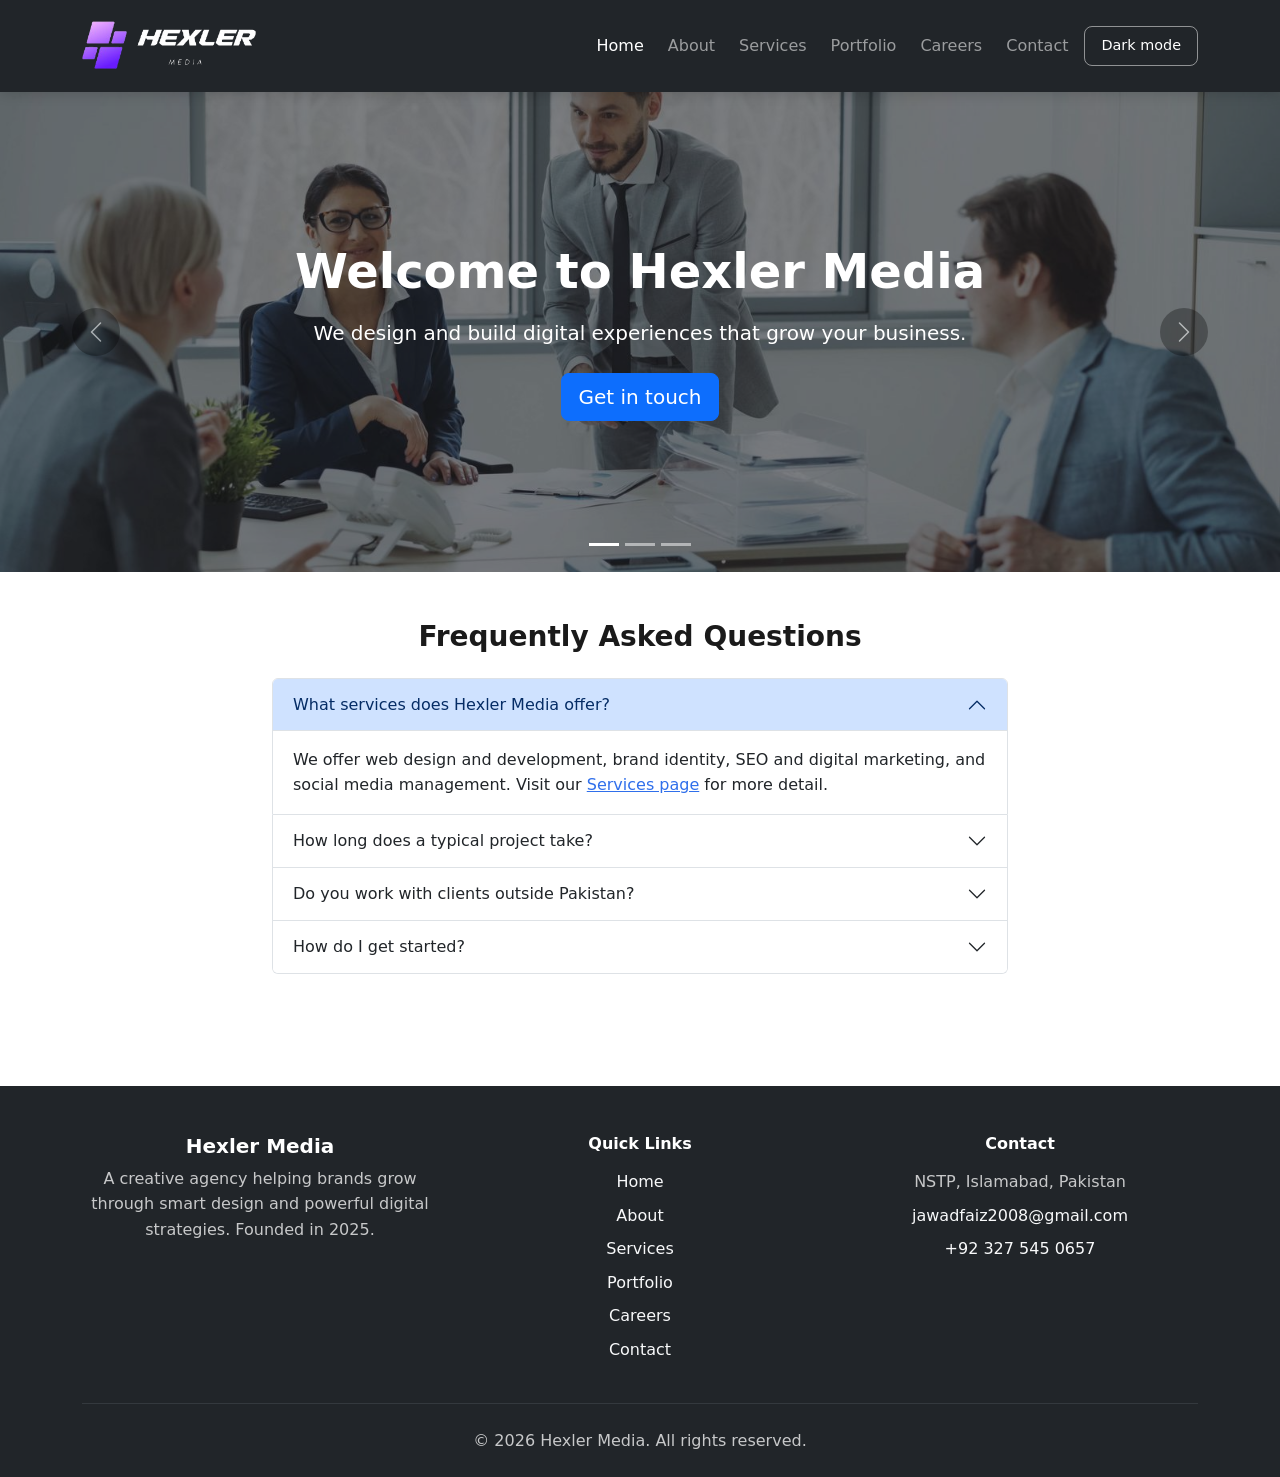
<file: index.html>
<!doctype html>
<html lang="en">
  <head>
    <meta charset="UTF-8" />
    <meta name="viewport" content="width=device-width, initial-scale=1.0" />
    <meta
      name="description"
      content="Hexler Media is a creative agency in Islamabad offering web design, brand identity, SEO, and social media management."
    />
    <link
      rel="icon"
      href="data:image/svg+xml,<svg xmlns=%22http://www.w3.org/2000/svg%22 viewBox=%220 0 100 100%22><text y=%22.9em%22 font-size=%2290%22>🤖</text></svg>"
    />
    <link rel="preconnect" href="https://cdn.jsdelivr.net" />
    <title>Home | Hexler Media</title>
    <link
      href="https://cdn.jsdelivr.net/npm/bootstrap@5.3.3/dist/css/bootstrap.min.css"
      rel="stylesheet"
    />
    <link rel="stylesheet" href="css/style.css" />
  </head>
  <body>
    <header>
      <nav class="navbar navbar-expand-lg navbar-dark sticky-top bg-dark py-3">
        <div class="container">
          <a class="navbar-brand" href="index.html">
            <img src="assets/logo.png" alt="Hexler Media" height="48" />
          </a>
          <button
            class="navbar-toggler"
            type="button"
            data-bs-toggle="collapse"
            data-bs-target="#mainNav"
            aria-controls="mainNav"
            aria-expanded="false"
            aria-label="Toggle navigation"
          >
            <span class="navbar-toggler-icon"></span>
          </button>
          <div class="collapse navbar-collapse" id="mainNav">
            <ul
              class="navbar-nav ms-auto mb-2 mb-lg-0 align-items-lg-center gap-lg-2"
            >
              <li class="nav-item">
                <a class="nav-link active" href="index.html">Home</a>
              </li>
              <li class="nav-item">
                <a class="nav-link" href="about.html">About</a>
              </li>
              <li class="nav-item">
                <a class="nav-link" href="services.html">Services</a>
              </li>
              <li class="nav-item">
                <a class="nav-link" href="portfolio.html">Portfolio</a>
              </li>
              <li class="nav-item">
                <a class="nav-link" href="careers.html">Careers</a>
              </li>
              <li class="nav-item">
                <a class="nav-link" href="contact.html">Contact</a>
              </li>
              <li class="nav-item">
                <button
                  id="theme-toggle"
                  class="btn btn-outline-light btn-sm"
                  aria-label="Toggle dark mode"
                >
                  Dark mode
                </button>
              </li>
            </ul>
          </div>
        </div>
      </nav>
    </header>

    <main>
      <div
        id="heroCarousel"
        class="carousel slide"
        data-bs-ride="carousel"
        data-bs-interval="5000"
      >
        <div class="carousel-indicators">
          <button
            type="button"
            data-bs-target="#heroCarousel"
            data-bs-slide-to="0"
            class="active"
            aria-current="true"
            aria-label="Slide 1"
          ></button>
          <button
            type="button"
            data-bs-target="#heroCarousel"
            data-bs-slide-to="1"
            aria-label="Slide 2"
          ></button>
          <button
            type="button"
            data-bs-target="#heroCarousel"
            data-bs-slide-to="2"
            aria-label="Slide 3"
          ></button>
        </div>

        <div class="carousel-inner">
          <div class="carousel-item active">
            <div
              class="d-flex align-items-center justify-content-center text-center position-relative"
              style="
                min-height: 480px;
                background-image: url(&quot;assets/hero-welcome.jpg&quot;);
                background-size: cover;
                background-position: center;
              "
            >
              <div
                class="position-absolute top-0 start-0 w-100 h-100 bg-dark opacity-50"
              ></div>
              <div class="container py-5 position-relative">
                <h2 class="display-5 fw-bold mb-3 text-white">
                  Welcome to Hexler Media
                </h2>
                <p class="lead mb-4 text-white">
                  We design and build digital experiences that grow your
                  business.
                </p>
                <a href="contact.html" class="btn btn-primary btn-lg"
                  >Get in touch</a
                >
              </div>
            </div>
          </div>

          <div class="carousel-item">
            <div
              class="d-flex align-items-center justify-content-center text-center position-relative"
              style="
                min-height: 480px;
                background-image: url(&quot;assets/hero-services.jpg&quot;);
                background-size: cover;
                background-position: center;
              "
            >
              <div
                class="position-absolute top-0 start-0 w-100 h-100 bg-dark opacity-50"
              ></div>
              <div class="container py-5 position-relative">
                <h2 class="display-5 fw-bold mb-3 text-white">
                  Strategy Meets Creativity
                </h2>
                <p class="lead mb-4 text-white">
                  From brand identity to full campaigns, we turn ideas into
                  measurable growth.
                </p>
                <a href="services.html" class="btn btn-light btn-lg"
                  >Explore Our Services</a
                >
              </div>
            </div>
          </div>

          <div class="carousel-item">
            <div
              class="d-flex align-items-center justify-content-center text-center position-relative"
              style="
                min-height: 480px;
                background-image: url(&quot;assets/hero-portfolio.jpg&quot;);
                background-size: cover;
                background-position: center;
              "
            >
              <div
                class="position-absolute top-0 start-0 w-100 h-100 bg-dark opacity-50"
              ></div>
              <div class="container py-5 position-relative">
                <h2 class="display-5 fw-bold mb-3 text-white">
                  See Our Work in Action
                </h2>
                <p class="lead mb-4 text-white">
                  Real projects, real results — take a look at what we've built
                  for our clients.
                </p>
                <a href="portfolio.html" class="btn btn-outline-light btn-lg"
                  >View Portfolio</a
                >
              </div>
            </div>
          </div>
        </div>

        <button
          class="carousel-control-prev"
          type="button"
          data-bs-target="#heroCarousel"
          data-bs-slide="prev"
        >
          <span class="carousel-control-prev-icon" aria-hidden="true"></span>
          <span class="visually-hidden">Previous</span>
        </button>
        <button
          class="carousel-control-next"
          type="button"
          data-bs-target="#heroCarousel"
          data-bs-slide="next"
        >
          <span class="carousel-control-next-icon" aria-hidden="true"></span>
          <span class="visually-hidden">Next</span>
        </button>
      </div>

      <section class="py-5">
        <div class="container">
          <h2 class="h3 fw-bold text-center mb-4">
            Frequently Asked Questions
          </h2>
          <div class="row justify-content-center">
            <div class="col-lg-8">
              <div class="accordion" id="faqAccordion">
                <div class="accordion-item">
                  <h3 class="accordion-header">
                    <button
                      class="accordion-button"
                      type="button"
                      data-bs-toggle="collapse"
                      data-bs-target="#faqOne"
                      aria-expanded="true"
                      aria-controls="faqOne"
                    >
                      What services does Hexler Media offer?
                    </button>
                  </h3>
                  <div
                    id="faqOne"
                    class="accordion-collapse collapse show"
                    data-bs-parent="#faqAccordion"
                  >
                    <div class="accordion-body">
                      We offer web design and development, brand identity, SEO
                      and digital marketing, and social media management. Visit
                      our
                      <a href="services.html">Services page</a> for more detail.
                    </div>
                  </div>
                </div>

                <div class="accordion-item">
                  <h3 class="accordion-header">
                    <button
                      class="accordion-button collapsed"
                      type="button"
                      data-bs-toggle="collapse"
                      data-bs-target="#faqTwo"
                      aria-expanded="false"
                      aria-controls="faqTwo"
                    >
                      How long does a typical project take?
                    </button>
                  </h3>
                  <div
                    id="faqTwo"
                    class="accordion-collapse collapse"
                    data-bs-parent="#faqAccordion"
                  >
                    <div class="accordion-body">
                      Timelines vary by scope, but most website projects take
                      3-6 weeks and branding projects take 2-4 weeks. We'll give
                      you a clear timeline after our first call.
                    </div>
                  </div>
                </div>

                <div class="accordion-item">
                  <h3 class="accordion-header">
                    <button
                      class="accordion-button collapsed"
                      type="button"
                      data-bs-toggle="collapse"
                      data-bs-target="#faqThree"
                      aria-expanded="false"
                      aria-controls="faqThree"
                    >
                      Do you work with clients outside Pakistan?
                    </button>
                  </h3>
                  <div
                    id="faqThree"
                    class="accordion-collapse collapse"
                    data-bs-parent="#faqAccordion"
                  >
                    <div class="accordion-body">
                      Yes — we work with clients globally and coordinate across
                      time zones through scheduled calls and async updates.
                    </div>
                  </div>
                </div>

                <div class="accordion-item">
                  <h3 class="accordion-header">
                    <button
                      class="accordion-button collapsed"
                      type="button"
                      data-bs-toggle="collapse"
                      data-bs-target="#faqFour"
                      aria-expanded="false"
                      aria-controls="faqFour"
                    >
                      How do I get started?
                    </button>
                  </h3>
                  <div
                    id="faqFour"
                    class="accordion-collapse collapse"
                    data-bs-parent="#faqAccordion"
                  >
                    <div class="accordion-body">
                      Reach out through our
                      <a href="contact.html">Contact page</a> with a bit of
                      detail about your project, and we'll schedule an intro
                      call within 1-2 business days.
                    </div>
                  </div>
                </div>
              </div>
            </div>
          </div>
        </div>
      </section>
    </main>

    <footer class="bg-dark text-light pt-5 pb-4 mt-auto">
      <div class="container">
        <div class="row g-4">
          <div class="col-md-4">
            <h3 class="h5 fw-bold text-white mb-2">Hexler Media</h3>
            <p class="text-secondary mb-0">
              A creative agency helping brands grow through smart design and
              powerful digital strategies. Founded in 2025.
            </p>
          </div>

          <div class="col-md-4">
            <h3 class="h6 fw-bold text-white mb-3">Quick Links</h3>
            <ul class="list-unstyled">
              <li class="mb-2">
                <a href="index.html" class="link-light link-underline-opacity-0"
                  >Home</a
                >
              </li>
              <li class="mb-2">
                <a href="about.html" class="link-light link-underline-opacity-0"
                  >About</a
                >
              </li>
              <li class="mb-2">
                <a
                  href="services.html"
                  class="link-light link-underline-opacity-0"
                  >Services</a
                >
              </li>
              <li class="mb-2">
                <a
                  href="portfolio.html"
                  class="link-light link-underline-opacity-0"
                  >Portfolio</a
                >
              </li>
              <li class="mb-2">
                <a
                  href="careers.html"
                  class="link-light link-underline-opacity-0"
                  >Careers</a
                >
              </li>
              <li class="mb-2">
                <a
                  href="contact.html"
                  class="link-light link-underline-opacity-0"
                  >Contact</a
                >
              </li>
            </ul>
          </div>

          <div class="col-md-4">
            <h3 class="h6 fw-bold text-white mb-3">Contact</h3>
            <ul class="list-unstyled text-secondary">
              <li class="mb-2">NSTP, Islamabad, Pakistan</li>
              <li class="mb-2">
                <a
                  href="mailto:jawadfaiz2008@gmail.com"
                  class="link-light link-underline-opacity-0"
                  >jawadfaiz2008@gmail.com</a
                >
              </li>
              <li class="mb-2">
                <a
                  href="tel:+923275450657"
                  class="link-light link-underline-opacity-0"
                  >+92 327 545 0657</a
                >
              </li>
            </ul>
          </div>
        </div>

        <hr class="border-secondary my-4" />

        <p class="text-center text-secondary mb-0">
          &copy; 2026 Hexler Media. All rights reserved.
        </p>
      </div>
    </footer>
    <script src="https://cdn.jsdelivr.net/npm/bootstrap@5.3.3/dist/js/bootstrap.bundle.min.js"></script>
    <script src="js/dark-mode.js"></script>
  </body>
</html>
</file>
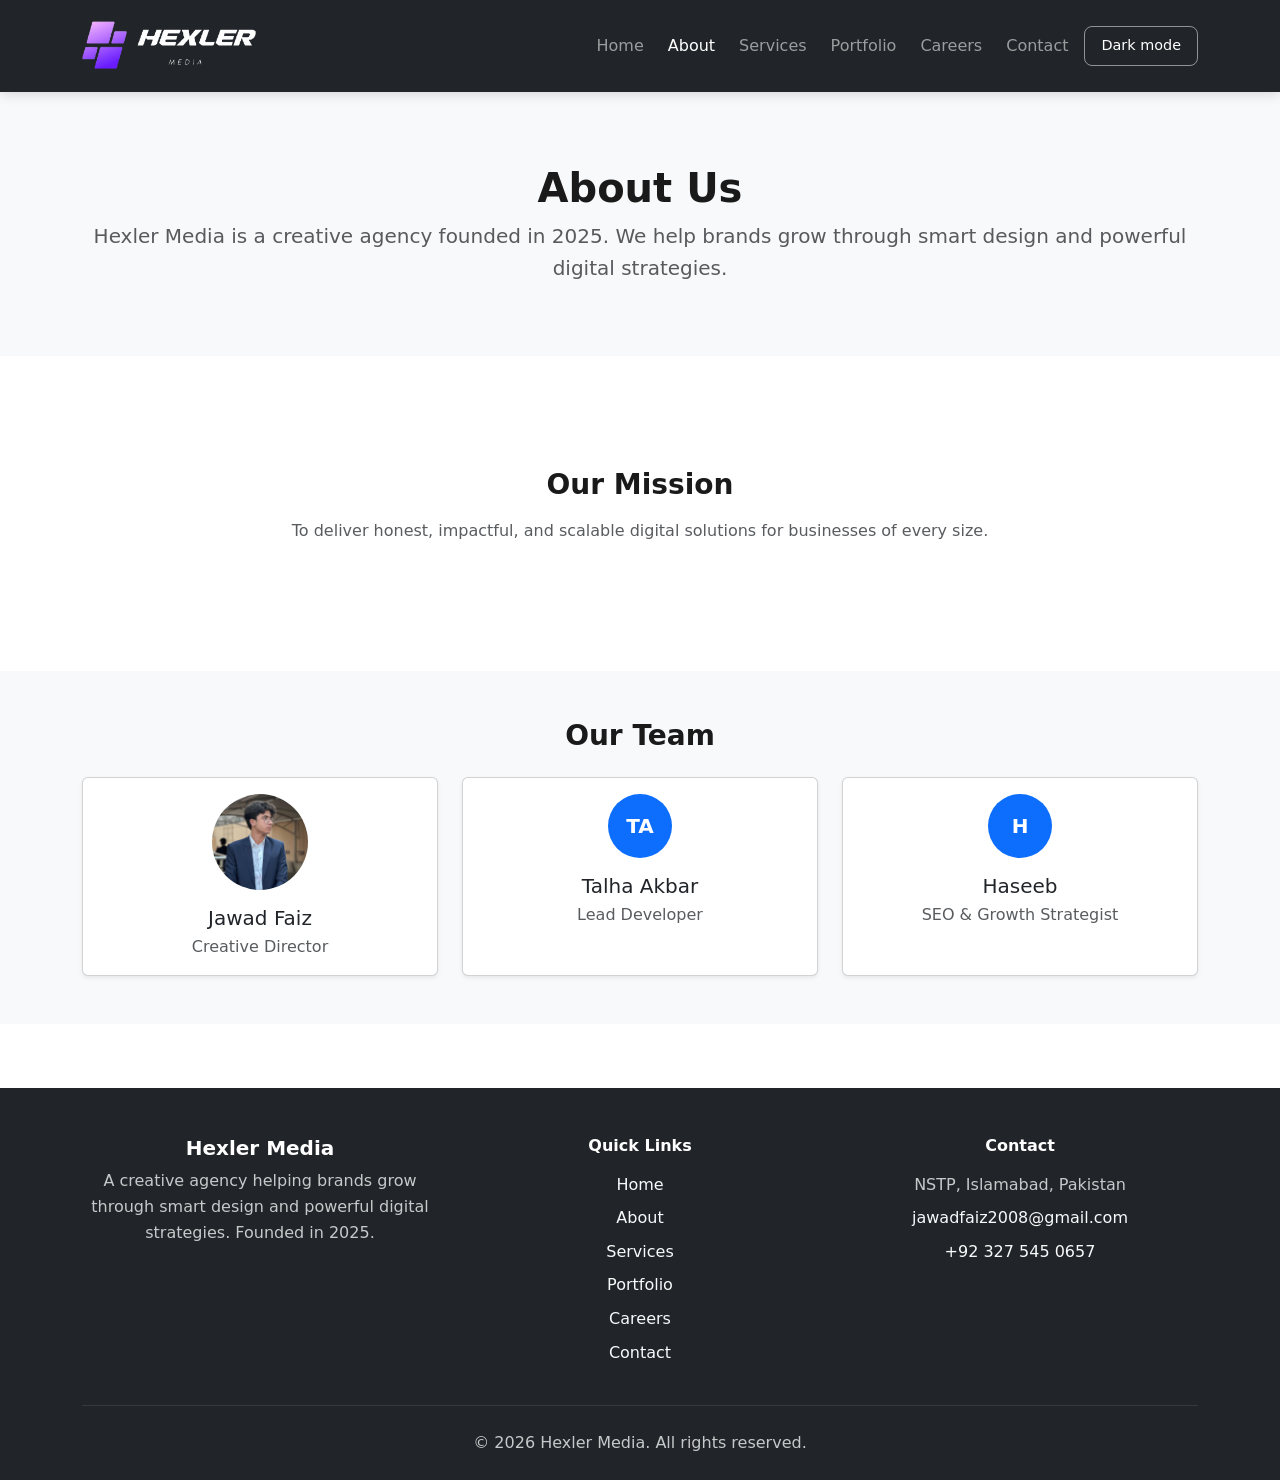
<file: about.html>
<!doctype html>
<html lang="en">
  <head>
    <meta charset="UTF-8" />
    <meta name="viewport" content="width=device-width, initial-scale=1.0" />
    <meta
      name="description"
      content="Learn about Hexler Media — a creative agency founded in 2025, our mission, and the team behind our work."
    />
    <link
      rel="icon"
      href="data:image/svg+xml,<svg xmlns=%22http://www.w3.org/2000/svg%22 viewBox=%220 0 100 100%22><text y=%22.9em%22 font-size=%2290%22>🤖</text></svg>"
    />
    <link rel="preconnect" href="https://cdn.jsdelivr.net" />
    <title>About | Hexler Media</title>
    <link
      href="https://cdn.jsdelivr.net/npm/bootstrap@5.3.3/dist/css/bootstrap.min.css"
      rel="stylesheet"
    />
    <link rel="stylesheet" href="css/style.css" />
  </head>
  <body>
    <header>
      <nav class="navbar navbar-expand-lg navbar-dark sticky-top bg-dark py-3">
        <div class="container">
          <a class="navbar-brand" href="index.html">
            <img src="assets/logo.png" alt="Hexler Media" height="48" />
          </a>
          <button
            class="navbar-toggler"
            type="button"
            data-bs-toggle="collapse"
            data-bs-target="#mainNav"
            aria-controls="mainNav"
            aria-expanded="false"
            aria-label="Toggle navigation"
          >
            <span class="navbar-toggler-icon"></span>
          </button>
          <div class="collapse navbar-collapse" id="mainNav">
            <ul
              class="navbar-nav ms-auto mb-2 mb-lg-0 align-items-lg-center gap-lg-2"
            >
              <li class="nav-item">
                <a class="nav-link" href="index.html">Home</a>
              </li>
              <li class="nav-item">
                <a class="nav-link active" href="about.html">About</a>
              </li>
              <li class="nav-item">
                <a class="nav-link" href="services.html">Services</a>
              </li>
              <li class="nav-item">
                <a class="nav-link" href="portfolio.html">Portfolio</a>
              </li>
              <li class="nav-item">
                <a class="nav-link" href="careers.html">Careers</a>
              </li>
              <li class="nav-item">
                <a class="nav-link" href="contact.html">Contact</a>
              </li>
              <li class="nav-item">
                <button
                  id="theme-toggle"
                  class="btn btn-outline-light btn-sm"
                  aria-label="Toggle dark mode"
                >
                  Dark mode
                </button>
              </li>
            </ul>
          </div>
        </div>
      </nav>
    </header>

    <main>
      <section class="py-5 bg-body-tertiary">
        <div class="container text-center py-4">
          <h2 class="display-6 fw-bold mb-2">About Us</h2>
          <p class="lead text-muted mb-0">
            Hexler Media is a creative agency founded in 2025. We help brands
            grow through smart design and powerful digital strategies.
          </p>
        </div>
      </section>

      <section class="py-5">
        <div class="container">
          <div class="row justify-content-center">
            <div class="col-lg-8 text-center">
              <h2 class="h3 fw-bold mb-3">Our Mission</h2>
              <p class="text-muted">
                To deliver honest, impactful, and scalable digital solutions for
                businesses of every size.
              </p>
            </div>
          </div>
        </div>
      </section>

      <section class="py-5 bg-body-tertiary">
        <div class="container">
          <h2 class="h3 fw-bold text-center mb-4">Our Team</h2>
          <div class="row row-cols-1 row-cols-md-3 g-4">
            <div class="col">
              <div class="card h-100 shadow-sm text-center">
                <div class="card-body">
                  <img
                    src="assets/team-jawad.jpg"
                    alt="Jawad Faiz"
                    class="rounded-circle mx-auto mb-3 d-block"
                    style="width: 96px; height: 96px; object-fit: cover"
                  />
                  <h3 class="card-title h5 mb-1">Jawad Faiz</h3>
                  <p class="card-text text-muted">Creative Director</p>
                </div>
              </div>
            </div>

            <div class="col">
              <div class="card h-100 shadow-sm text-center">
                <div class="card-body">
                  <div
                    class="rounded-circle bg-primary text-white d-flex align-items-center justify-content-center mx-auto mb-3"
                    style="
                      width: 64px;
                      height: 64px;
                      font-size: 1.25rem;
                      font-weight: 600;
                    "
                  >
                    TA
                  </div>
                  <h3 class="card-title h5 mb-1">Talha Akbar</h3>
                  <p class="card-text text-muted">Lead Developer</p>
                </div>
              </div>
            </div>

            <div class="col">
              <div class="card h-100 shadow-sm text-center">
                <div class="card-body">
                  <div
                    class="rounded-circle bg-primary text-white d-flex align-items-center justify-content-center mx-auto mb-3"
                    style="
                      width: 64px;
                      height: 64px;
                      font-size: 1.25rem;
                      font-weight: 600;
                    "
                  >
                    H
                  </div>
                  <h3 class="card-title h5 mb-1">Haseeb</h3>
                  <p class="card-text text-muted">SEO & Growth Strategist</p>
                </div>
              </div>
            </div>
          </div>
        </div>
      </section>
    </main>

    <footer class="bg-dark text-light pt-5 pb-4 mt-auto">
      <div class="container">
        <div class="row g-4">
          <div class="col-md-4">
            <h3 class="h5 fw-bold text-white mb-2">Hexler Media</h3>
            <p class="text-secondary mb-0">
              A creative agency helping brands grow through smart design and
              powerful digital strategies. Founded in 2025.
            </p>
          </div>

          <div class="col-md-4">
            <h3 class="h6 fw-bold text-white mb-3">Quick Links</h3>
            <ul class="list-unstyled">
              <li class="mb-2">
                <a href="index.html" class="link-light link-underline-opacity-0"
                  >Home</a
                >
              </li>
              <li class="mb-2">
                <a href="about.html" class="link-light link-underline-opacity-0"
                  >About</a
                >
              </li>
              <li class="mb-2">
                <a
                  href="services.html"
                  class="link-light link-underline-opacity-0"
                  >Services</a
                >
              </li>
              <li class="mb-2">
                <a
                  href="portfolio.html"
                  class="link-light link-underline-opacity-0"
                  >Portfolio</a
                >
              </li>
              <li class="mb-2">
                <a
                  href="careers.html"
                  class="link-light link-underline-opacity-0"
                  >Careers</a
                >
              </li>
              <li class="mb-2">
                <a
                  href="contact.html"
                  class="link-light link-underline-opacity-0"
                  >Contact</a
                >
              </li>
            </ul>
          </div>

          <div class="col-md-4">
            <h3 class="h6 fw-bold text-white mb-3">Contact</h3>
            <ul class="list-unstyled text-secondary">
              <li class="mb-2">NSTP, Islamabad, Pakistan</li>
              <li class="mb-2">
                <a
                  href="mailto:jawadfaiz2008@gmail.com"
                  class="link-light link-underline-opacity-0"
                  >jawadfaiz2008@gmail.com</a
                >
              </li>
              <li class="mb-2">
                <a
                  href="tel:+923275450657"
                  class="link-light link-underline-opacity-0"
                  >+92 327 545 0657</a
                >
              </li>
            </ul>
          </div>
        </div>

        <hr class="border-secondary my-4" />

        <p class="text-center text-secondary mb-0">
          &copy; 2026 Hexler Media. All rights reserved.
        </p>
      </div>
    </footer>
    <script src="https://cdn.jsdelivr.net/npm/bootstrap@5.3.3/dist/js/bootstrap.bundle.min.js"></script>
    <script src="js/dark-mode.js"></script>
  </body>
</html>
</file>
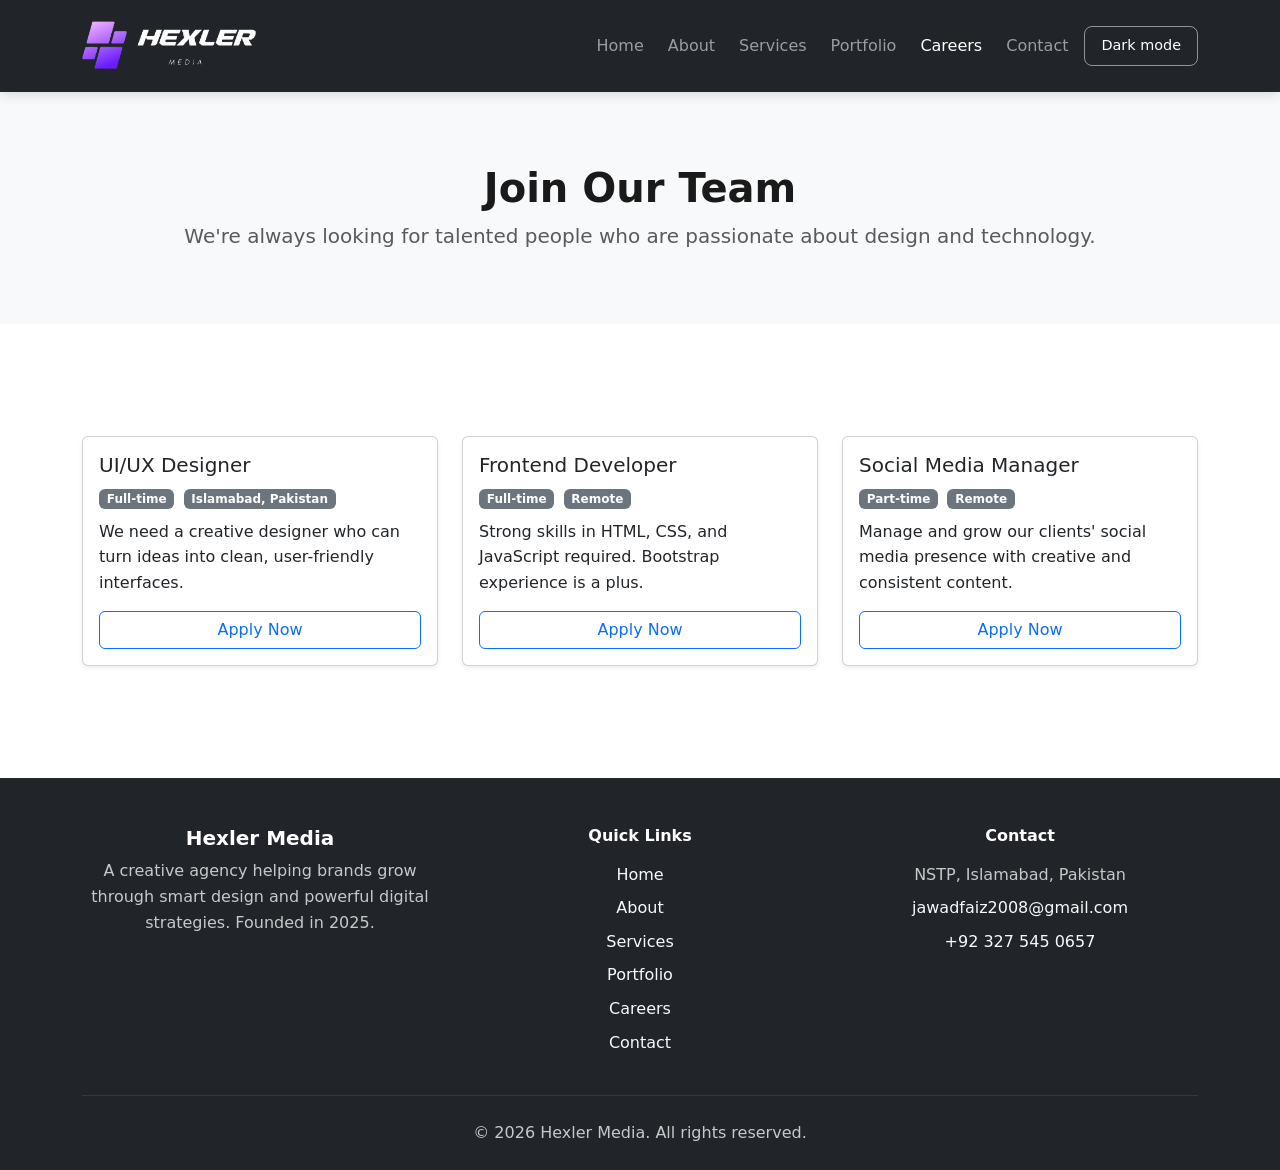
<file: careers.html>
<!doctype html>
<html lang="en">
  <head>
    <meta charset="UTF-8" />
    <meta name="viewport" content="width=device-width, initial-scale=1.0" />
    <meta
      name="description"
      content="Join the Hexler Media team. View current openings in design, development, and social media."
    />
    <link
      rel="icon"
      href="data:image/svg+xml,<svg xmlns=%22http://www.w3.org/2000/svg%22 viewBox=%220 0 100 100%22><text y=%22.9em%22 font-size=%2290%22>🤖</text></svg>"
    />
    <link rel="preconnect" href="https://cdn.jsdelivr.net" />
    <title>Careers | Hexler Media</title>
    <link
      href="https://cdn.jsdelivr.net/npm/bootstrap@5.3.3/dist/css/bootstrap.min.css"
      rel="stylesheet"
    />
    <link rel="stylesheet" href="css/style.css" />
  </head>
  <body>
    <header>
      <nav class="navbar navbar-expand-lg navbar-dark sticky-top bg-dark py-3">
        <div class="container">
          <a class="navbar-brand" href="index.html">
            <img src="assets/logo.png" alt="Hexler Media" height="48" />
          </a>
          <button
            class="navbar-toggler"
            type="button"
            data-bs-toggle="collapse"
            data-bs-target="#mainNav"
            aria-controls="mainNav"
            aria-expanded="false"
            aria-label="Toggle navigation"
          >
            <span class="navbar-toggler-icon"></span>
          </button>
          <div class="collapse navbar-collapse" id="mainNav">
            <ul
              class="navbar-nav ms-auto mb-2 mb-lg-0 align-items-lg-center gap-lg-2"
            >
              <li class="nav-item">
                <a class="nav-link" href="index.html">Home</a>
              </li>
              <li class="nav-item">
                <a class="nav-link" href="about.html">About</a>
              </li>
              <li class="nav-item">
                <a class="nav-link" href="services.html">Services</a>
              </li>
              <li class="nav-item">
                <a class="nav-link" href="portfolio.html">Portfolio</a>
              </li>
              <li class="nav-item">
                <a class="nav-link active" href="careers.html">Careers</a>
              </li>
              <li class="nav-item">
                <a class="nav-link" href="contact.html">Contact</a>
              </li>
              <li class="nav-item">
                <button
                  id="theme-toggle"
                  class="btn btn-outline-light btn-sm"
                  aria-label="Toggle dark mode"
                >
                  Dark mode
                </button>
              </li>
            </ul>
          </div>
        </div>
      </nav>
    </header>

    <main>
      <section class="py-5 bg-body-tertiary">
        <div class="container text-center py-4">
          <h2 class="display-6 fw-bold mb-2">Join Our Team</h2>
          <p class="lead text-muted mb-0">
            We're always looking for talented people who are passionate about
            design and technology.
          </p>
        </div>
      </section>

      <section class="py-5">
        <div class="container">
          <div class="row row-cols-1 row-cols-md-2 row-cols-lg-3 g-4">
            <div class="col">
              <div class="card h-100 shadow-sm">
                <div class="card-body d-flex flex-column">
                  <h3 class="card-title h5">UI/UX Designer</h3>
                  <div class="mb-2">
                    <span class="badge text-bg-secondary me-1">Full-time</span>
                    <span class="badge text-bg-secondary"
                      >Islamabad, Pakistan</span
                    >
                  </div>
                  <p class="card-text">
                    We need a creative designer who can turn ideas into clean,
                    user-friendly interfaces.
                  </p>
                  <a href="contact.html" class="btn btn-outline-primary mt-auto"
                    >Apply Now</a
                  >
                </div>
              </div>
            </div>

            <div class="col">
              <div class="card h-100 shadow-sm">
                <div class="card-body d-flex flex-column">
                  <h3 class="card-title h5">Frontend Developer</h3>
                  <div class="mb-2">
                    <span class="badge text-bg-secondary me-1">Full-time</span>
                    <span class="badge text-bg-secondary">Remote</span>
                  </div>
                  <p class="card-text">
                    Strong skills in HTML, CSS, and JavaScript required.
                    Bootstrap experience is a plus.
                  </p>
                  <a href="contact.html" class="btn btn-outline-primary mt-auto"
                    >Apply Now</a
                  >
                </div>
              </div>
            </div>

            <div class="col">
              <div class="card h-100 shadow-sm">
                <div class="card-body d-flex flex-column">
                  <h3 class="card-title h5">Social Media Manager</h3>
                  <div class="mb-2">
                    <span class="badge text-bg-secondary me-1">Part-time</span>
                    <span class="badge text-bg-secondary">Remote</span>
                  </div>
                  <p class="card-text">
                    Manage and grow our clients' social media presence with
                    creative and consistent content.
                  </p>
                  <a href="contact.html" class="btn btn-outline-primary mt-auto"
                    >Apply Now</a
                  >
                </div>
              </div>
            </div>
          </div>
        </div>
      </section>
    </main>

    <footer class="bg-dark text-light pt-5 pb-4 mt-auto">
      <div class="container">
        <div class="row g-4">
          <div class="col-md-4">
            <h3 class="h5 fw-bold text-white mb-2">Hexler Media</h3>
            <p class="text-secondary mb-0">
              A creative agency helping brands grow through smart design and
              powerful digital strategies. Founded in 2025.
            </p>
          </div>

          <div class="col-md-4">
            <h3 class="h6 fw-bold text-white mb-3">Quick Links</h3>
            <ul class="list-unstyled">
              <li class="mb-2">
                <a href="index.html" class="link-light link-underline-opacity-0"
                  >Home</a
                >
              </li>
              <li class="mb-2">
                <a href="about.html" class="link-light link-underline-opacity-0"
                  >About</a
                >
              </li>
              <li class="mb-2">
                <a
                  href="services.html"
                  class="link-light link-underline-opacity-0"
                  >Services</a
                >
              </li>
              <li class="mb-2">
                <a
                  href="portfolio.html"
                  class="link-light link-underline-opacity-0"
                  >Portfolio</a
                >
              </li>
              <li class="mb-2">
                <a
                  href="careers.html"
                  class="link-light link-underline-opacity-0"
                  >Careers</a
                >
              </li>
              <li class="mb-2">
                <a
                  href="contact.html"
                  class="link-light link-underline-opacity-0"
                  >Contact</a
                >
              </li>
            </ul>
          </div>

          <div class="col-md-4">
            <h3 class="h6 fw-bold text-white mb-3">Contact</h3>
            <ul class="list-unstyled text-secondary">
              <li class="mb-2">NSTP, Islamabad, Pakistan</li>
              <li class="mb-2">
                <a
                  href="mailto:jawadfaiz2008@gmail.com"
                  class="link-light link-underline-opacity-0"
                  >jawadfaiz2008@gmail.com</a
                >
              </li>
              <li class="mb-2">
                <a
                  href="tel:+923275450657"
                  class="link-light link-underline-opacity-0"
                  >+92 327 545 0657</a
                >
              </li>
            </ul>
          </div>
        </div>

        <hr class="border-secondary my-4" />

        <p class="text-center text-secondary mb-0">
          &copy; 2026 Hexler Media. All rights reserved.
        </p>
      </div>
    </footer>
    <script src="https://cdn.jsdelivr.net/npm/bootstrap@5.3.3/dist/js/bootstrap.bundle.min.js"></script>
    <script src="js/dark-mode.js"></script>
  </body>
</html>
</file>
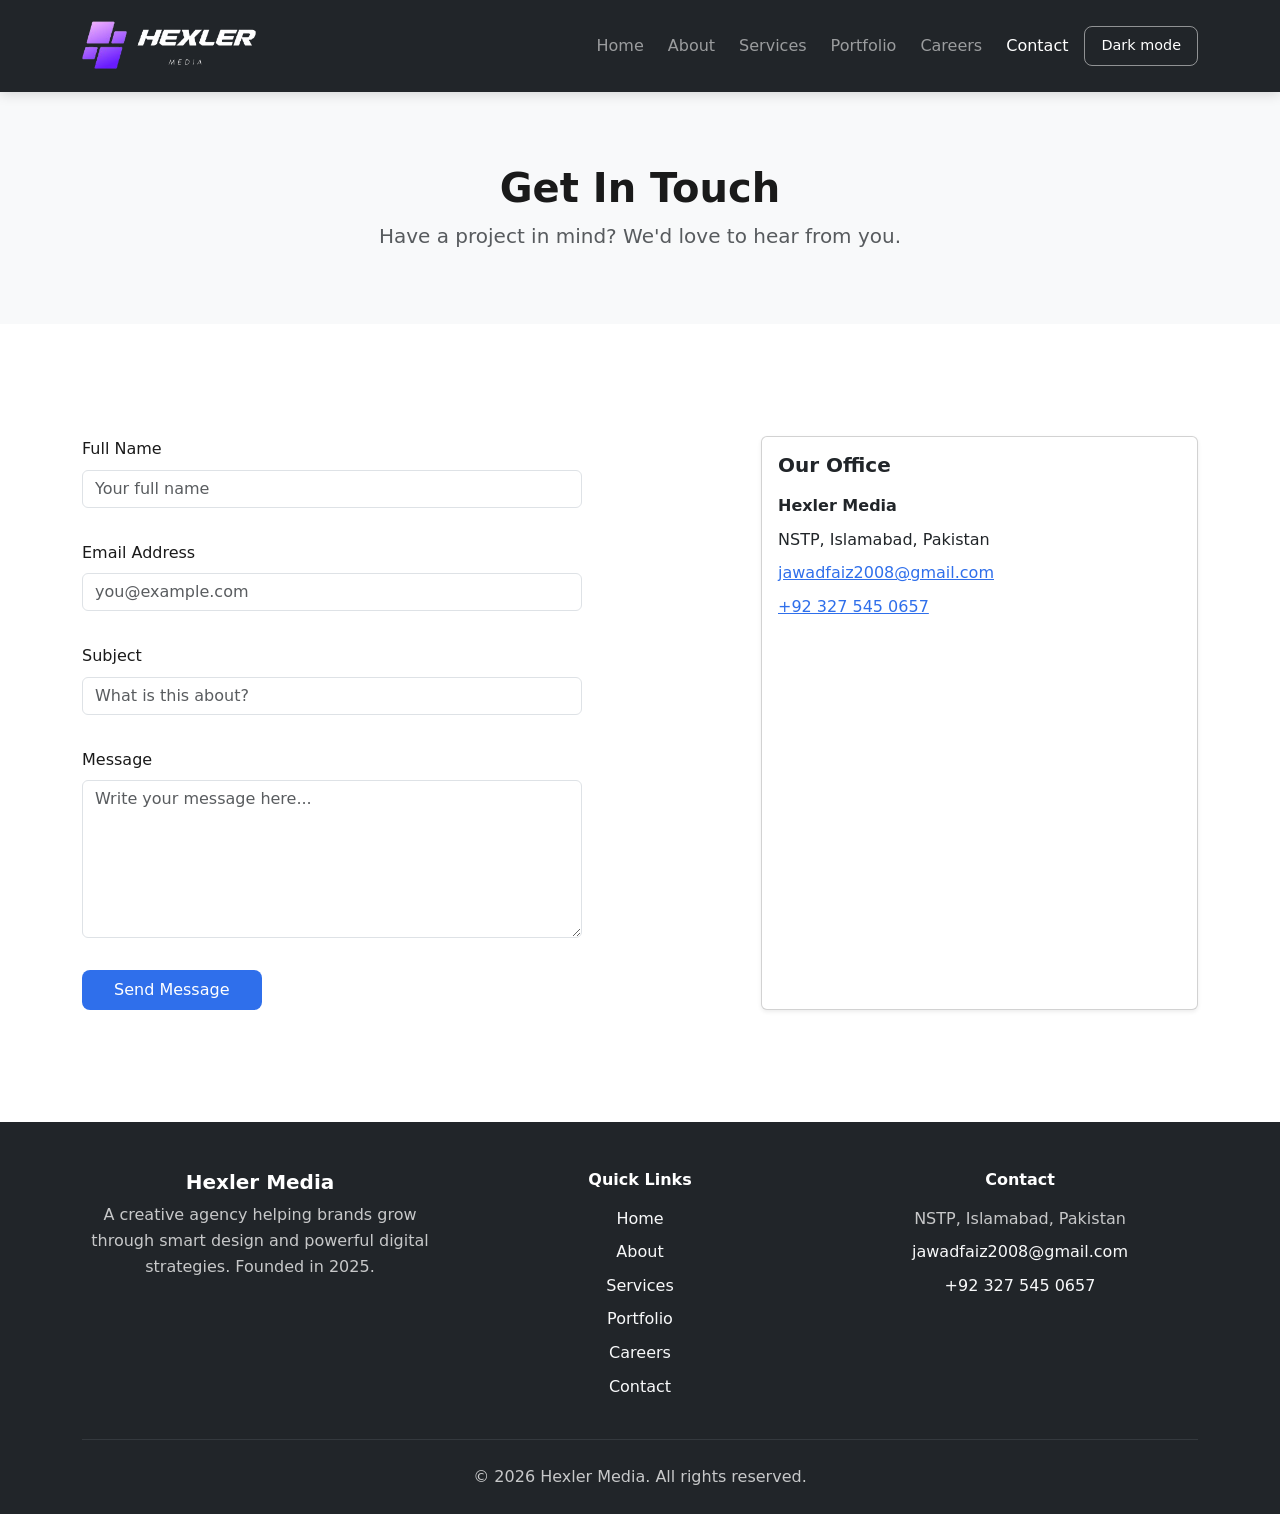
<file: contact.html>
<!doctype html>
<html lang="en">
  <head>
    <meta charset="UTF-8" />
    <meta name="viewport" content="width=device-width, initial-scale=1.0" />
    <meta
      name="description"
      content="Get in touch with Hexler Media. Reach out via our contact form, email, or phone to start your project."
    />
    <link
      rel="icon"
      href="data:image/svg+xml,<svg xmlns=%22http://www.w3.org/2000/svg%22 viewBox=%220 0 100 100%22><text y=%22.9em%22 font-size=%2290%22>🤖</text></svg>"
    />
    <link rel="preconnect" href="https://cdn.jsdelivr.net" />
    <title>Contact | Hexler Media</title>
    <link
      href="https://cdn.jsdelivr.net/npm/bootstrap@5.3.3/dist/css/bootstrap.min.css"
      rel="stylesheet"
    />
    <link rel="stylesheet" href="css/style.css" />
  </head>
  <body>
    <header>
      <nav class="navbar navbar-expand-lg navbar-dark sticky-top bg-dark py-3">
        <div class="container">
          <a class="navbar-brand" href="index.html">
            <img src="assets/logo.png" alt="Hexler Media" height="48" />
          </a>
          <button
            class="navbar-toggler"
            type="button"
            data-bs-toggle="collapse"
            data-bs-target="#mainNav"
            aria-controls="mainNav"
            aria-expanded="false"
            aria-label="Toggle navigation"
          >
            <span class="navbar-toggler-icon"></span>
          </button>
          <div class="collapse navbar-collapse" id="mainNav">
            <ul
              class="navbar-nav ms-auto mb-2 mb-lg-0 align-items-lg-center gap-lg-2"
            >
              <li class="nav-item">
                <a class="nav-link" href="index.html">Home</a>
              </li>
              <li class="nav-item">
                <a class="nav-link" href="about.html">About</a>
              </li>
              <li class="nav-item">
                <a class="nav-link" href="services.html">Services</a>
              </li>
              <li class="nav-item">
                <a class="nav-link" href="portfolio.html">Portfolio</a>
              </li>
              <li class="nav-item">
                <a class="nav-link" href="careers.html">Careers</a>
              </li>
              <li class="nav-item">
                <a class="nav-link active" href="contact.html">Contact</a>
              </li>
              <li class="nav-item">
                <button
                  id="theme-toggle"
                  class="btn btn-outline-light btn-sm"
                  aria-label="Toggle dark mode"
                >
                  Dark mode
                </button>
              </li>
            </ul>
          </div>
        </div>
      </nav>
    </header>

    <main>
      <section class="py-5 bg-body-tertiary">
        <div class="container text-center py-4">
          <h2 class="display-6 fw-bold mb-2">Get In Touch</h2>
          <p class="lead text-muted mb-0">
            Have a project in mind? We'd love to hear from you.
          </p>
        </div>
      </section>

      <section class="py-5">
        <div class="container">
          <div class="row g-5">
            <div class="col-lg-7">
              <form
                action="https://formspree.io/f/mwvdwzzq"
                method="POST"
                class="needs-validation"
                novalidate
              >
                <input
                  type="hidden"
                  name="_subject"
                  value="New message from Hexler Media website"
                />
                <input
                  type="text"
                  name="_gotcha"
                  style="display: none"
                  tabindex="-1"
                  autocomplete="off"
                />

                <div class="mb-3">
                  <label for="name" class="form-label">Full Name</label>
                  <input
                    type="text"
                    id="name"
                    name="name"
                    class="form-control"
                    placeholder="Your full name"
                    required
                  />
                  <div class="invalid-feedback">Please enter your name.</div>
                </div>

                <div class="mb-3">
                  <label for="email" class="form-label">Email Address</label>
                  <input
                    type="email"
                    id="email"
                    name="email"
                    class="form-control"
                    placeholder="you@example.com"
                    required
                  />
                  <div class="invalid-feedback">
                    Please enter a valid email address.
                  </div>
                </div>

                <div class="mb-3">
                  <label for="subject" class="form-label">Subject</label>
                  <input
                    type="text"
                    id="subject"
                    name="subject"
                    class="form-control"
                    placeholder="What is this about?"
                    required
                  />
                  <div class="invalid-feedback">Please enter a subject.</div>
                </div>

                <div class="mb-3">
                  <label for="message" class="form-label">Message</label>
                  <textarea
                    id="message"
                    name="message"
                    rows="6"
                    class="form-control"
                    placeholder="Write your message here..."
                    required
                  ></textarea>
                  <div class="invalid-feedback">Please enter a message.</div>
                </div>

                <button type="submit" class="btn btn-primary">
                  Send Message
                </button>
              </form>
            </div>

            <div class="col-lg-5">
              <div class="card h-100 shadow-sm">
                <div class="card-body">
                  <h3 class="h5 fw-bold mb-3">Our Office</h3>
                  <address class="mb-0">
                    <p class="mb-2 fw-semibold">Hexler Media</p>
                    <p class="mb-2">NSTP, Islamabad, Pakistan</p>
                    <p class="mb-2">
                      <a href="mailto:jawadfaiz2008@gmail.com"
                        >jawadfaiz2008@gmail.com</a
                      >
                    </p>
                    <p class="mb-0">
                      <a href="tel:+923275450657">+92 327 545 0657</a>
                    </p>
                  </address>
                </div>
              </div>
            </div>
          </div>
        </div>
      </section>
    </main>

    <footer class="bg-dark text-light pt-5 pb-4 mt-auto">
      <div class="container">
        <div class="row g-4">
          <div class="col-md-4">
            <h3 class="h5 fw-bold text-white mb-2">Hexler Media</h3>
            <p class="text-secondary mb-0">
              A creative agency helping brands grow through smart design and
              powerful digital strategies. Founded in 2025.
            </p>
          </div>

          <div class="col-md-4">
            <h3 class="h6 fw-bold text-white mb-3">Quick Links</h3>
            <ul class="list-unstyled">
              <li class="mb-2">
                <a href="index.html" class="link-light link-underline-opacity-0"
                  >Home</a
                >
              </li>
              <li class="mb-2">
                <a href="about.html" class="link-light link-underline-opacity-0"
                  >About</a
                >
              </li>
              <li class="mb-2">
                <a
                  href="services.html"
                  class="link-light link-underline-opacity-0"
                  >Services</a
                >
              </li>
              <li class="mb-2">
                <a
                  href="portfolio.html"
                  class="link-light link-underline-opacity-0"
                  >Portfolio</a
                >
              </li>
              <li class="mb-2">
                <a
                  href="careers.html"
                  class="link-light link-underline-opacity-0"
                  >Careers</a
                >
              </li>
              <li class="mb-2">
                <a
                  href="contact.html"
                  class="link-light link-underline-opacity-0"
                  >Contact</a
                >
              </li>
            </ul>
          </div>

          <div class="col-md-4">
            <h3 class="h6 fw-bold text-white mb-3">Contact</h3>
            <ul class="list-unstyled text-secondary">
              <li class="mb-2">NSTP, Islamabad, Pakistan</li>
              <li class="mb-2">
                <a
                  href="mailto:jawadfaiz2008@gmail.com"
                  class="link-light link-underline-opacity-0"
                  >jawadfaiz2008@gmail.com</a
                >
              </li>
              <li class="mb-2">
                <a
                  href="tel:+923275450657"
                  class="link-light link-underline-opacity-0"
                  >+92 327 545 0657</a
                >
              </li>
            </ul>
          </div>
        </div>

        <hr class="border-secondary my-4" />

        <p class="text-center text-secondary mb-0">
          &copy; 2026 Hexler Media. All rights reserved.
        </p>
      </div>
    </footer>
    <script src="https://cdn.jsdelivr.net/npm/bootstrap@5.3.3/dist/js/bootstrap.bundle.min.js"></script>
    <script>
      // Bootstrap client-side validation trigger
      (() => {
        "use strict";
        const forms = document.querySelectorAll(".needs-validation");
        forms.forEach((form) => {
          form.addEventListener(
            "submit",
            (event) => {
              if (!form.checkValidity()) {
                event.preventDefault();
                event.stopPropagation();
              }
              form.classList.add("was-validated");
            },
            false,
          );
        });
      })();
    </script>
    <script src="js/dark-mode.js"></script>
  </body>
</html>
</file>
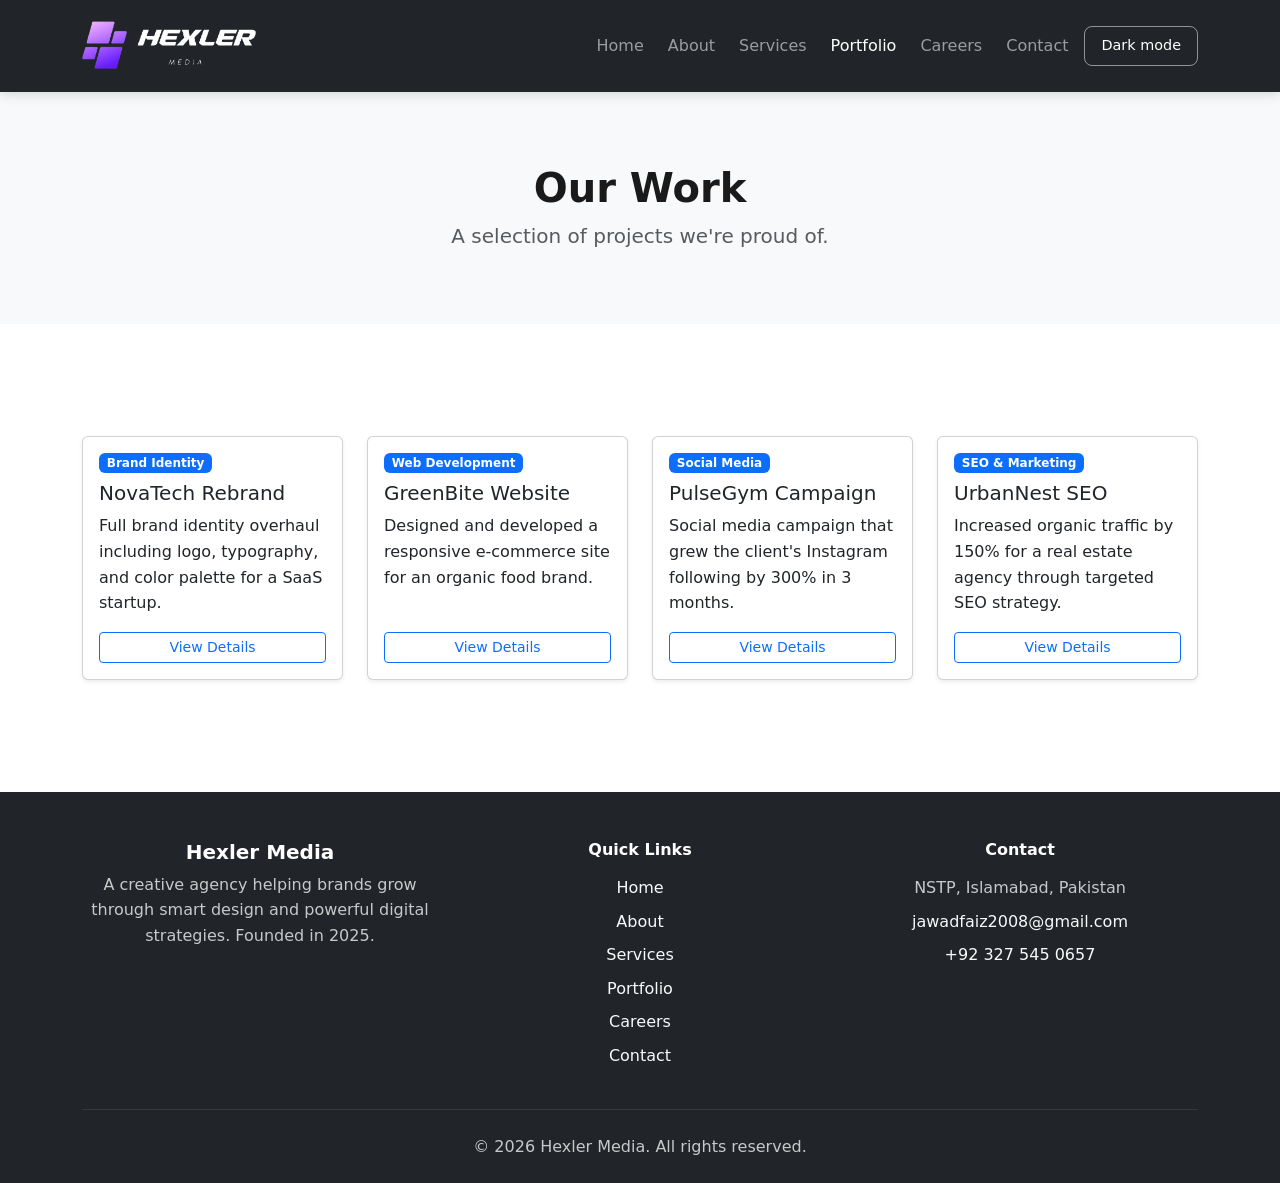
<file: portfolio.html>
<!doctype html>
<html lang="en">
  <head>
    <meta charset="UTF-8" />
    <meta name="viewport" content="width=device-width, initial-scale=1.0" />
    <meta
      name="description"
      content="See recent projects by Hexler Media, including brand identity, web development, and marketing campaigns."
    />
    <link
      rel="icon"
      href="data:image/svg+xml,<svg xmlns=%22http://www.w3.org/2000/svg%22 viewBox=%220 0 100 100%22><text y=%22.9em%22 font-size=%2290%22>🤖</text></svg>"
    />
    <link rel="preconnect" href="https://cdn.jsdelivr.net" />
    <title>Portfolio | Hexler Media</title>
    <link
      href="https://cdn.jsdelivr.net/npm/bootstrap@5.3.3/dist/css/bootstrap.min.css"
      rel="stylesheet"
    />
    <link rel="stylesheet" href="css/style.css" />
  </head>
  <body>
    <header>
      <nav class="navbar navbar-expand-lg navbar-dark sticky-top bg-dark py-3">
        <div class="container">
          <a class="navbar-brand" href="index.html">
            <img src="assets/logo.png" alt="Hexler Media" height="48" />
          </a>
          <button
            class="navbar-toggler"
            type="button"
            data-bs-toggle="collapse"
            data-bs-target="#mainNav"
            aria-controls="mainNav"
            aria-expanded="false"
            aria-label="Toggle navigation"
          >
            <span class="navbar-toggler-icon"></span>
          </button>
          <div class="collapse navbar-collapse" id="mainNav">
            <ul
              class="navbar-nav ms-auto mb-2 mb-lg-0 align-items-lg-center gap-lg-2"
            >
              <li class="nav-item">
                <a class="nav-link" href="index.html">Home</a>
              </li>
              <li class="nav-item">
                <a class="nav-link" href="about.html">About</a>
              </li>
              <li class="nav-item">
                <a class="nav-link" href="services.html">Services</a>
              </li>
              <li class="nav-item">
                <a class="nav-link active" href="portfolio.html">Portfolio</a>
              </li>
              <li class="nav-item">
                <a class="nav-link" href="careers.html">Careers</a>
              </li>
              <li class="nav-item">
                <a class="nav-link" href="contact.html">Contact</a>
              </li>
              <li class="nav-item">
                <button
                  id="theme-toggle"
                  class="btn btn-outline-light btn-sm"
                  aria-label="Toggle dark mode"
                >
                  Dark mode
                </button>
              </li>
            </ul>
          </div>
        </div>
      </nav>
    </header>

    <main>
      <section class="py-5 bg-body-tertiary">
        <div class="container text-center py-4">
          <h2 class="display-6 fw-bold mb-2">Our Work</h2>
          <p class="lead text-muted mb-0">
            A selection of projects we're proud of.
          </p>
        </div>
      </section>

      <section class="py-5">
        <div class="container">
          <div class="row row-cols-1 row-cols-md-2 row-cols-lg-4 g-4">
            <div class="col">
              <div class="card h-100 shadow-sm">
                <div class="card-body d-flex flex-column">
                  <span class="badge text-bg-primary mb-2 align-self-start"
                    >Brand Identity</span
                  >
                  <h3 class="card-title h5">NovaTech Rebrand</h3>
                  <p class="card-text">
                    Full brand identity overhaul including logo, typography, and
                    color palette for a SaaS startup.
                  </p>
                  <button
                    type="button"
                    class="btn btn-outline-primary btn-sm mt-auto"
                    data-bs-toggle="modal"
                    data-bs-target="#modalNovaTech"
                  >
                    View Details
                  </button>
                </div>
              </div>
            </div>

            <div class="col">
              <div class="card h-100 shadow-sm">
                <div class="card-body d-flex flex-column">
                  <span class="badge text-bg-primary mb-2 align-self-start"
                    >Web Development</span
                  >
                  <h3 class="card-title h5">GreenBite Website</h3>
                  <p class="card-text">
                    Designed and developed a responsive e-commerce site for an
                    organic food brand.
                  </p>
                  <button
                    type="button"
                    class="btn btn-outline-primary btn-sm mt-auto"
                    data-bs-toggle="modal"
                    data-bs-target="#modalGreenBite"
                  >
                    View Details
                  </button>
                </div>
              </div>
            </div>

            <div class="col">
              <div class="card h-100 shadow-sm">
                <div class="card-body d-flex flex-column">
                  <span class="badge text-bg-primary mb-2 align-self-start"
                    >Social Media</span
                  >
                  <h3 class="card-title h5">PulseGym Campaign</h3>
                  <p class="card-text">
                    Social media campaign that grew the client's Instagram
                    following by 300% in 3 months.
                  </p>
                  <button
                    type="button"
                    class="btn btn-outline-primary btn-sm mt-auto"
                    data-bs-toggle="modal"
                    data-bs-target="#modalPulseGym"
                  >
                    View Details
                  </button>
                </div>
              </div>
            </div>

            <div class="col">
              <div class="card h-100 shadow-sm">
                <div class="card-body d-flex flex-column">
                  <span class="badge text-bg-primary mb-2 align-self-start"
                    >SEO & Marketing</span
                  >
                  <h3 class="card-title h5">UrbanNest SEO</h3>
                  <p class="card-text">
                    Increased organic traffic by 150% for a real estate agency
                    through targeted SEO strategy.
                  </p>
                  <button
                    type="button"
                    class="btn btn-outline-primary btn-sm mt-auto"
                    data-bs-toggle="modal"
                    data-bs-target="#modalUrbanNest"
                  >
                    View Details
                  </button>
                </div>
              </div>
            </div>
          </div>
        </div>
      </section>

      <!-- Modals: one per project, triggered by each card's "View Details" button -->
      <div
        class="modal fade"
        id="modalNovaTech"
        tabindex="-1"
        aria-labelledby="modalNovaTechLabel"
        aria-hidden="true"
      >
        <div class="modal-dialog modal-dialog-centered">
          <div class="modal-content">
            <div class="modal-header">
              <h3 class="modal-title h5" id="modalNovaTechLabel">
                NovaTech Rebrand
              </h3>
              <button
                type="button"
                class="btn-close"
                data-bs-dismiss="modal"
                aria-label="Close"
              ></button>
            </div>
            <div class="modal-body">
              <span class="badge text-bg-primary mb-3">Brand Identity</span>
              <p>
                NovaTech approached us for a full brand identity overhaul ahead
                of their Series A launch. We rebuilt their visual identity from
                the ground up — a new logo system, a refreshed color palette,
                and a typography system built for both web and print.
              </p>
              <ul class="mb-0">
                <li>Logo design and brand guidelines</li>
                <li>Typography and color system</li>
                <li>Pitch deck and marketing templates</li>
              </ul>
            </div>
            <div class="modal-footer">
              <button
                type="button"
                class="btn btn-secondary"
                data-bs-dismiss="modal"
              >
                Close
              </button>
              <a href="contact.html" class="btn btn-primary"
                >Start a similar project</a
              >
            </div>
          </div>
        </div>
      </div>

      <div
        class="modal fade"
        id="modalGreenBite"
        tabindex="-1"
        aria-labelledby="modalGreenBiteLabel"
        aria-hidden="true"
      >
        <div class="modal-dialog modal-dialog-centered">
          <div class="modal-content">
            <div class="modal-header">
              <h3 class="modal-title h5" id="modalGreenBiteLabel">
                GreenBite Website
              </h3>
              <button
                type="button"
                class="btn-close"
                data-bs-dismiss="modal"
                aria-label="Close"
              ></button>
            </div>
            <div class="modal-body">
              <span class="badge text-bg-primary mb-3">Web Development</span>
              <p>
                GreenBite needed a fast, mobile-first e-commerce experience for
                their organic food line. We designed and built a responsive
                storefront focused on clean visuals and quick checkout.
              </p>
              <ul class="mb-0">
                <li>Responsive e-commerce design</li>
                <li>Product catalog and cart flow</li>
                <li>Mobile-first performance optimization</li>
              </ul>
            </div>
            <div class="modal-footer">
              <button
                type="button"
                class="btn btn-secondary"
                data-bs-dismiss="modal"
              >
                Close
              </button>
              <a href="contact.html" class="btn btn-primary"
                >Start a similar project</a
              >
            </div>
          </div>
        </div>
      </div>

      <div
        class="modal fade"
        id="modalPulseGym"
        tabindex="-1"
        aria-labelledby="modalPulseGymLabel"
        aria-hidden="true"
      >
        <div class="modal-dialog modal-dialog-centered">
          <div class="modal-content">
            <div class="modal-header">
              <h3 class="modal-title h5" id="modalPulseGymLabel">
                PulseGym Campaign
              </h3>
              <button
                type="button"
                class="btn-close"
                data-bs-dismiss="modal"
                aria-label="Close"
              ></button>
            </div>
            <div class="modal-body">
              <span class="badge text-bg-primary mb-3">Social Media</span>
              <p>
                We ran a 3-month social media campaign for PulseGym focused on
                short-form video content and targeted local ads, resulting in a
                300% increase in their Instagram following.
              </p>
              <ul class="mb-0">
                <li>Content strategy and short-form video</li>
                <li>Targeted paid ad campaigns</li>
                <li>Community engagement and growth tracking</li>
              </ul>
            </div>
            <div class="modal-footer">
              <button
                type="button"
                class="btn btn-secondary"
                data-bs-dismiss="modal"
              >
                Close
              </button>
              <a href="contact.html" class="btn btn-primary"
                >Start a similar project</a
              >
            </div>
          </div>
        </div>
      </div>

      <div
        class="modal fade"
        id="modalUrbanNest"
        tabindex="-1"
        aria-labelledby="modalUrbanNestLabel"
        aria-hidden="true"
      >
        <div class="modal-dialog modal-dialog-centered">
          <div class="modal-content">
            <div class="modal-header">
              <h3 class="modal-title h5" id="modalUrbanNestLabel">
                UrbanNest SEO
              </h3>
              <button
                type="button"
                class="btn-close"
                data-bs-dismiss="modal"
                aria-label="Close"
              ></button>
            </div>
            <div class="modal-body">
              <span class="badge text-bg-primary mb-3">SEO & Marketing</span>
              <p>
                UrbanNest, a real estate agency, needed better organic
                visibility. Our targeted SEO strategy — covering technical
                fixes, content, and local search — grew their organic traffic by
                150% within six months.
              </p>
              <ul class="mb-0">
                <li>Technical SEO audit and fixes</li>
                <li>Local search optimization</li>
                <li>Content strategy for organic growth</li>
              </ul>
            </div>
            <div class="modal-footer">
              <button
                type="button"
                class="btn btn-secondary"
                data-bs-dismiss="modal"
              >
                Close
              </button>
              <a href="contact.html" class="btn btn-primary"
                >Start a similar project</a
              >
            </div>
          </div>
        </div>
      </div>
    </main>

    <footer class="bg-dark text-light pt-5 pb-4 mt-auto">
      <div class="container">
        <div class="row g-4">
          <div class="col-md-4">
            <h3 class="h5 fw-bold text-white mb-2">Hexler Media</h3>
            <p class="text-secondary mb-0">
              A creative agency helping brands grow through smart design and
              powerful digital strategies. Founded in 2025.
            </p>
          </div>

          <div class="col-md-4">
            <h3 class="h6 fw-bold text-white mb-3">Quick Links</h3>
            <ul class="list-unstyled">
              <li class="mb-2">
                <a href="index.html" class="link-light link-underline-opacity-0"
                  >Home</a
                >
              </li>
              <li class="mb-2">
                <a href="about.html" class="link-light link-underline-opacity-0"
                  >About</a
                >
              </li>
              <li class="mb-2">
                <a
                  href="services.html"
                  class="link-light link-underline-opacity-0"
                  >Services</a
                >
              </li>
              <li class="mb-2">
                <a
                  href="portfolio.html"
                  class="link-light link-underline-opacity-0"
                  >Portfolio</a
                >
              </li>
              <li class="mb-2">
                <a
                  href="careers.html"
                  class="link-light link-underline-opacity-0"
                  >Careers</a
                >
              </li>
              <li class="mb-2">
                <a
                  href="contact.html"
                  class="link-light link-underline-opacity-0"
                  >Contact</a
                >
              </li>
            </ul>
          </div>

          <div class="col-md-4">
            <h3 class="h6 fw-bold text-white mb-3">Contact</h3>
            <ul class="list-unstyled text-secondary">
              <li class="mb-2">NSTP, Islamabad, Pakistan</li>
              <li class="mb-2">
                <a
                  href="mailto:jawadfaiz2008@gmail.com"
                  class="link-light link-underline-opacity-0"
                  >jawadfaiz2008@gmail.com</a
                >
              </li>
              <li class="mb-2">
                <a
                  href="tel:+923275450657"
                  class="link-light link-underline-opacity-0"
                  >+92 327 545 0657</a
                >
              </li>
            </ul>
          </div>
        </div>

        <hr class="border-secondary my-4" />

        <p class="text-center text-secondary mb-0">
          &copy; 2026 Hexler Media. All rights reserved.
        </p>
      </div>
    </footer>
    <script src="https://cdn.jsdelivr.net/npm/bootstrap@5.3.3/dist/js/bootstrap.bundle.min.js"></script>
    <script src="js/dark-mode.js"></script>
  </body>
</html>
</file>
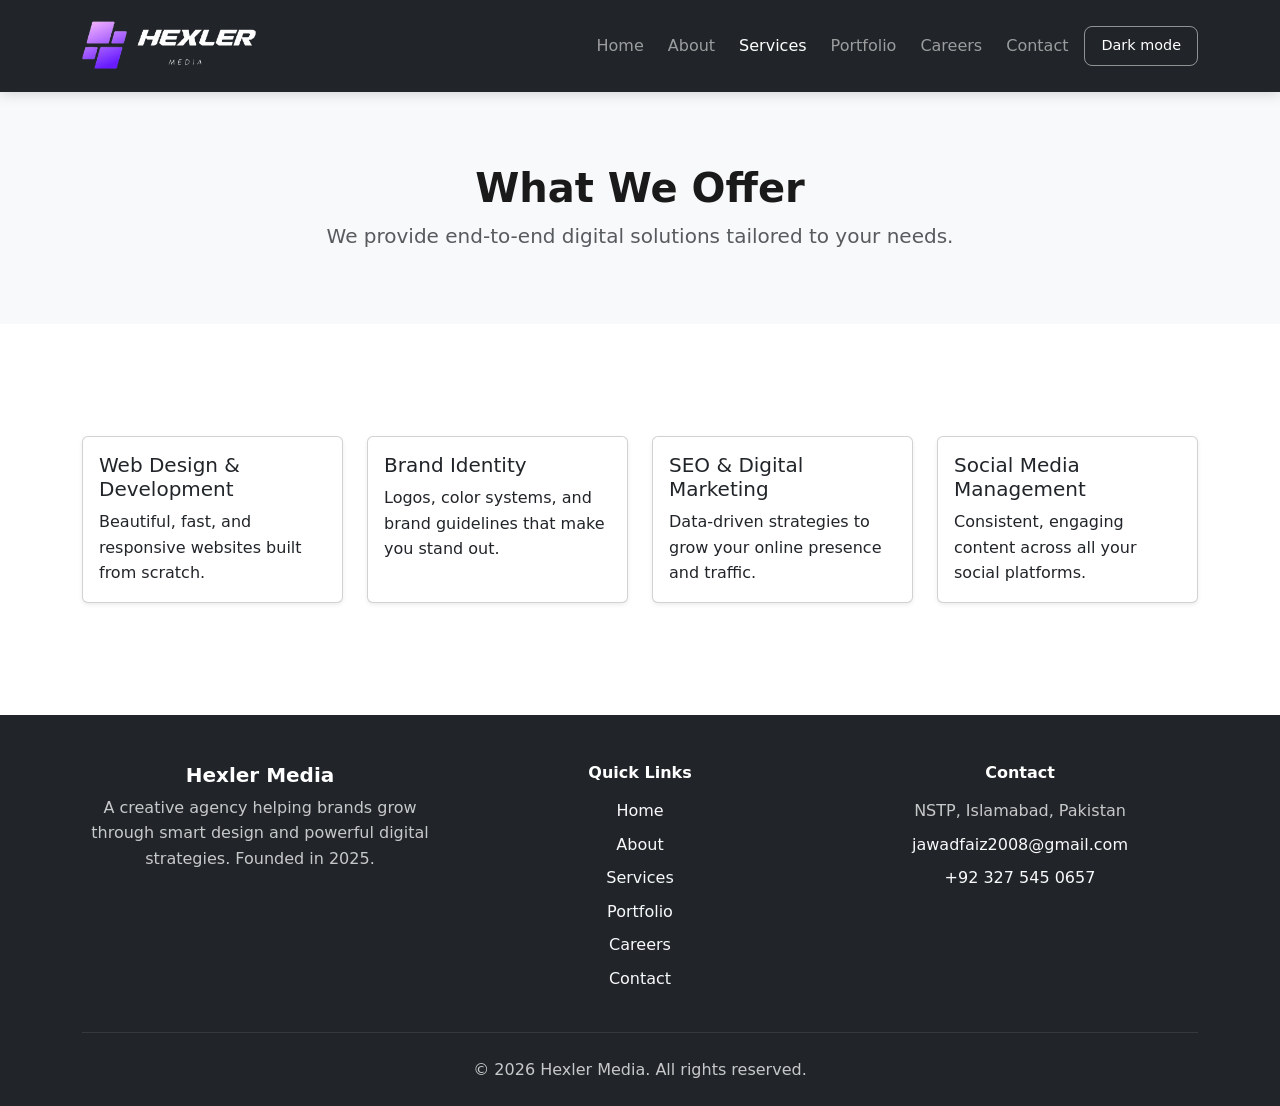
<file: services.html>
<!doctype html>
<html lang="en">
  <head>
    <meta charset="UTF-8" />
    <meta name="viewport" content="width=device-width, initial-scale=1.0" />
    <meta
      name="description"
      content="Explore Hexler Media's services: web design, brand identity, SEO, and social media management."
    />
    <link
      rel="icon"
      href="data:image/svg+xml,<svg xmlns=%22http://www.w3.org/2000/svg%22 viewBox=%220 0 100 100%22><text y=%22.9em%22 font-size=%2290%22>🤖</text></svg>"
    />
    <link rel="preconnect" href="https://cdn.jsdelivr.net" />
    <title>Services | Hexler Media</title>
    <link
      href="https://cdn.jsdelivr.net/npm/bootstrap@5.3.3/dist/css/bootstrap.min.css"
      rel="stylesheet"
    />
    <link rel="stylesheet" href="css/style.css" />
  </head>
  <body>
    <header>
      <nav class="navbar navbar-expand-lg navbar-dark sticky-top bg-dark py-3">
        <div class="container">
          <a class="navbar-brand" href="index.html">
            <img src="assets/logo.png" alt="Hexler Media" height="48" />
          </a>
          <button
            class="navbar-toggler"
            type="button"
            data-bs-toggle="collapse"
            data-bs-target="#mainNav"
            aria-controls="mainNav"
            aria-expanded="false"
            aria-label="Toggle navigation"
          >
            <span class="navbar-toggler-icon"></span>
          </button>
          <div class="collapse navbar-collapse" id="mainNav">
            <ul
              class="navbar-nav ms-auto mb-2 mb-lg-0 align-items-lg-center gap-lg-2"
            >
              <li class="nav-item">
                <a class="nav-link" href="index.html">Home</a>
              </li>
              <li class="nav-item">
                <a class="nav-link" href="about.html">About</a>
              </li>
              <li class="nav-item">
                <a class="nav-link active" href="services.html">Services</a>
              </li>
              <li class="nav-item">
                <a class="nav-link" href="portfolio.html">Portfolio</a>
              </li>
              <li class="nav-item">
                <a class="nav-link" href="careers.html">Careers</a>
              </li>
              <li class="nav-item">
                <a class="nav-link" href="contact.html">Contact</a>
              </li>
              <li class="nav-item">
                <button
                  id="theme-toggle"
                  class="btn btn-outline-light btn-sm"
                  aria-label="Toggle dark mode"
                >
                  Dark mode
                </button>
              </li>
            </ul>
          </div>
        </div>
      </nav>
    </header>

    <main>
      <section class="py-5 bg-body-tertiary">
        <div class="container text-center py-4">
          <h2 class="display-6 fw-bold mb-2">What We Offer</h2>
          <p class="lead text-muted mb-0">
            We provide end-to-end digital solutions tailored to your needs.
          </p>
        </div>
      </section>

      <section class="py-5">
        <div class="container">
          <div class="row row-cols-1 row-cols-md-2 row-cols-lg-4 g-4">
            <div class="col">
              <div class="card h-100 shadow-sm">
                <div class="card-body">
                  <h3 class="card-title h5">Web Design & Development</h3>
                  <p class="card-text">
                    Beautiful, fast, and responsive websites built from scratch.
                  </p>
                </div>
              </div>
            </div>

            <div class="col">
              <div class="card h-100 shadow-sm">
                <div class="card-body">
                  <h3 class="card-title h5">Brand Identity</h3>
                  <p class="card-text">
                    Logos, color systems, and brand guidelines that make you
                    stand out.
                  </p>
                </div>
              </div>
            </div>

            <div class="col">
              <div class="card h-100 shadow-sm">
                <div class="card-body">
                  <h3 class="card-title h5">SEO & Digital Marketing</h3>
                  <p class="card-text">
                    Data-driven strategies to grow your online presence and
                    traffic.
                  </p>
                </div>
              </div>
            </div>

            <div class="col">
              <div class="card h-100 shadow-sm">
                <div class="card-body">
                  <h3 class="card-title h5">Social Media Management</h3>
                  <p class="card-text">
                    Consistent, engaging content across all your social
                    platforms.
                  </p>
                </div>
              </div>
            </div>
          </div>
        </div>
      </section>
    </main>

    <footer class="bg-dark text-light pt-5 pb-4 mt-auto">
      <div class="container">
        <div class="row g-4">
          <div class="col-md-4">
            <h3 class="h5 fw-bold text-white mb-2">Hexler Media</h3>
            <p class="text-secondary mb-0">
              A creative agency helping brands grow through smart design and
              powerful digital strategies. Founded in 2025.
            </p>
          </div>

          <div class="col-md-4">
            <h3 class="h6 fw-bold text-white mb-3">Quick Links</h3>
            <ul class="list-unstyled">
              <li class="mb-2">
                <a href="index.html" class="link-light link-underline-opacity-0"
                  >Home</a
                >
              </li>
              <li class="mb-2">
                <a href="about.html" class="link-light link-underline-opacity-0"
                  >About</a
                >
              </li>
              <li class="mb-2">
                <a
                  href="services.html"
                  class="link-light link-underline-opacity-0"
                  >Services</a
                >
              </li>
              <li class="mb-2">
                <a
                  href="portfolio.html"
                  class="link-light link-underline-opacity-0"
                  >Portfolio</a
                >
              </li>
              <li class="mb-2">
                <a
                  href="careers.html"
                  class="link-light link-underline-opacity-0"
                  >Careers</a
                >
              </li>
              <li class="mb-2">
                <a
                  href="contact.html"
                  class="link-light link-underline-opacity-0"
                  >Contact</a
                >
              </li>
            </ul>
          </div>

          <div class="col-md-4">
            <h3 class="h6 fw-bold text-white mb-3">Contact</h3>
            <ul class="list-unstyled text-secondary">
              <li class="mb-2">NSTP, Islamabad, Pakistan</li>
              <li class="mb-2">
                <a
                  href="mailto:jawadfaiz2008@gmail.com"
                  class="link-light link-underline-opacity-0"
                  >jawadfaiz2008@gmail.com</a
                >
              </li>
              <li class="mb-2">
                <a
                  href="tel:+923275450657"
                  class="link-light link-underline-opacity-0"
                  >+92 327 545 0657</a
                >
              </li>
            </ul>
          </div>
        </div>

        <hr class="border-secondary my-4" />

        <p class="text-center text-secondary mb-0">
          &copy; 2026 Hexler Media. All rights reserved.
        </p>
      </div>
    </footer>
    <script src="https://cdn.jsdelivr.net/npm/bootstrap@5.3.3/dist/js/bootstrap.bundle.min.js"></script>
    <script src="js/dark-mode.js"></script>
  </body>
</html>
</file>
<file: css/style.css>
/* ===== 1. CSS VARIABLES (Design Tokens) ===== */
:root {
  --color-primary: #2f6feb;
  --color-primary-dark: #1d4fb8;
  --color-text: #1a1a1a;
  --color-bg: #ffffff;
  --color-muted: #5f6368;
  --color-border: #e2e2e2;
  --font-base: "Segoe UI", system-ui, -apple-system, sans-serif;
  --spacing-sm: 0.5rem;
  --spacing-md: 1rem;
  --spacing-lg: 2rem;
  --spacing-xl: 4rem;
  --radius: 8px;
}

[data-theme="dark"] {
  --color-primary: #5b9dff;
  --color-primary-dark: #3f7fe0;
  --color-text: #f0f0f0;
  --color-bg: #121212;
  --color-muted: #a0a0a0;
  --color-border: #2e2e2e;
}

/* ===== 2. RESET ===== */
* {
  margin: 0;
  padding: 0;
  box-sizing: border-box;
}

body {
  font-family: var(--font-base);
  color: var(--color-text);
  background: var(--color-bg);
  line-height: 1.6;
  transition: background-color 0.3s ease, color 0.3s ease;
}

img {
  max-width: 100%;
  display: block;
}

a {
  color: var(--color-primary);
}

/* ===== 3. HEADER / NAV ===== */
/* header layout is now handled by Bootstrap's navbar classes (sticky-top, bg-dark, etc.) */

nav ul {
  list-style: none;
  display: flex;
  gap: var(--spacing-lg);
}

nav a {
  color: var(--color-text);
  font-weight: 500;
  padding: var(--spacing-sm) 0;
  border-bottom: 2px solid transparent;
  text-decoration: none;
  transition: border-color 0.2s ease, color 0.2s ease;
}

nav a:hover,
nav a:focus-visible {
  color: var(--color-primary);
  border-bottom-color: var(--color-primary);
}

#theme-toggle {
  background: none;
  border: 1px solid rgba(255, 255, 255, 0.5);
  color: #fff;
  border-radius: var(--radius);
  padding: var(--spacing-sm) var(--spacing-md);
  cursor: pointer;
  font-size: 0.9rem;
  transition: background-color 0.2s ease, color 0.2s ease;
}

#theme-toggle:hover {
  background: rgba(255, 255, 255, 0.15);
}

/* ===== 4. MAIN CONTENT ===== */
header .navbar {
  box-shadow: 0 2px 12px rgba(0, 0, 0, 0.15);
}

section {
  margin-bottom: var(--spacing-xl);
}

section h2 {
  font-size: 1.8rem;
  margin-bottom: var(--spacing-md);
}

/* paragraph width/centering now handled by Bootstrap's .lead and .container classes per section */

/* Card grid: used for services / portfolio / careers items */
.card-grid {
  display: grid;
  grid-template-columns: repeat(auto-fit, minmax(240px, 1fr));
  gap: var(--spacing-lg);
}

article {
  border: 1px solid var(--color-border);
  border-radius: var(--radius);
  padding: var(--spacing-lg);
  background: var(--color-bg);
  transition: transform 0.2s ease, box-shadow 0.2s ease, background-color 0.3s ease, border-color 0.3s ease;
}

article:hover {
  transform: translateY(-4px);
  box-shadow: 0 8px 20px rgba(0, 0, 0, 0.08);
}

article h3 {
  margin-bottom: var(--spacing-sm);
}

/* Bootstrap card hover-lift (used on services/portfolio/careers cards) */
.card {
  transition: transform 0.2s ease, box-shadow 0.2s ease;
}

.card:hover {
  transform: translateY(-4px);
  box-shadow: 0 8px 20px rgba(0, 0, 0, 0.12) !important;
}

/* Ensure carousel arrows stay visible/high-contrast on any slide background */
.carousel-control-prev-icon,
.carousel-control-next-icon {
  background-color: rgba(0, 0, 0, 0.6);
  border-radius: 50%;
  padding: 1.5rem;
  background-size: 50%;
}

/* Bootstrap's text-secondary is too low-contrast against a dark footer background */
footer.bg-dark .text-secondary {
  color: rgba(255, 255, 255, 0.75) !important;
}

/* ===== 5. FOOTER ===== */
footer {
  background: var(--color-text);
  color: #fff;
  padding: var(--spacing-lg);
  text-align: center;
}

footer a {
  color: #fff;
  text-decoration: underline;
}

/* ===== 6. FORMS (Contact page) ===== */
form {
  display: flex;
  flex-direction: column;
  gap: var(--spacing-md);
  max-width: 500px;
}

label {
  font-weight: 500;
  margin-bottom: var(--spacing-sm);
  display: block;
}

input,
textarea {
  width: 100%;
  padding: var(--spacing-sm);
  border: 1px solid var(--color-border);
  border-radius: var(--radius);
  font-family: inherit;
  font-size: 1rem;
}

input:focus,
textarea:focus {
  outline: 2px solid var(--color-primary);
  outline-offset: 2px;
}

button[type="submit"] {
  background: var(--color-primary);
  color: #fff;
  border: none;
  padding: var(--spacing-sm) var(--spacing-lg);
  border-radius: var(--radius);
  font-size: 1rem;
  cursor: pointer;
  transition: background 0.2s ease;
  align-self: flex-start;
}

button[type="submit"]:hover {
  background: var(--color-primary-dark);
}

/* ===== 7. RESPONSIVE / MEDIA QUERIES ===== */
@media (max-width: 768px) {
  header {
    flex-direction: column;
    align-items: flex-start;
  }

  nav ul {
    flex-wrap: wrap;
    gap: var(--spacing-md);
  }

  main {
    padding: var(--spacing-lg) var(--spacing-md);
  }

  section h2 {
    font-size: 1.5rem;
  }
}

@media (max-width: 480px) {
  nav ul {
    flex-direction: column;
    gap: var(--spacing-sm);
    width: 100%;
  }

  .card-grid {
    grid-template-columns: 1fr;
  }

  form {
    max-width: 100%;
  }
}
</file>
